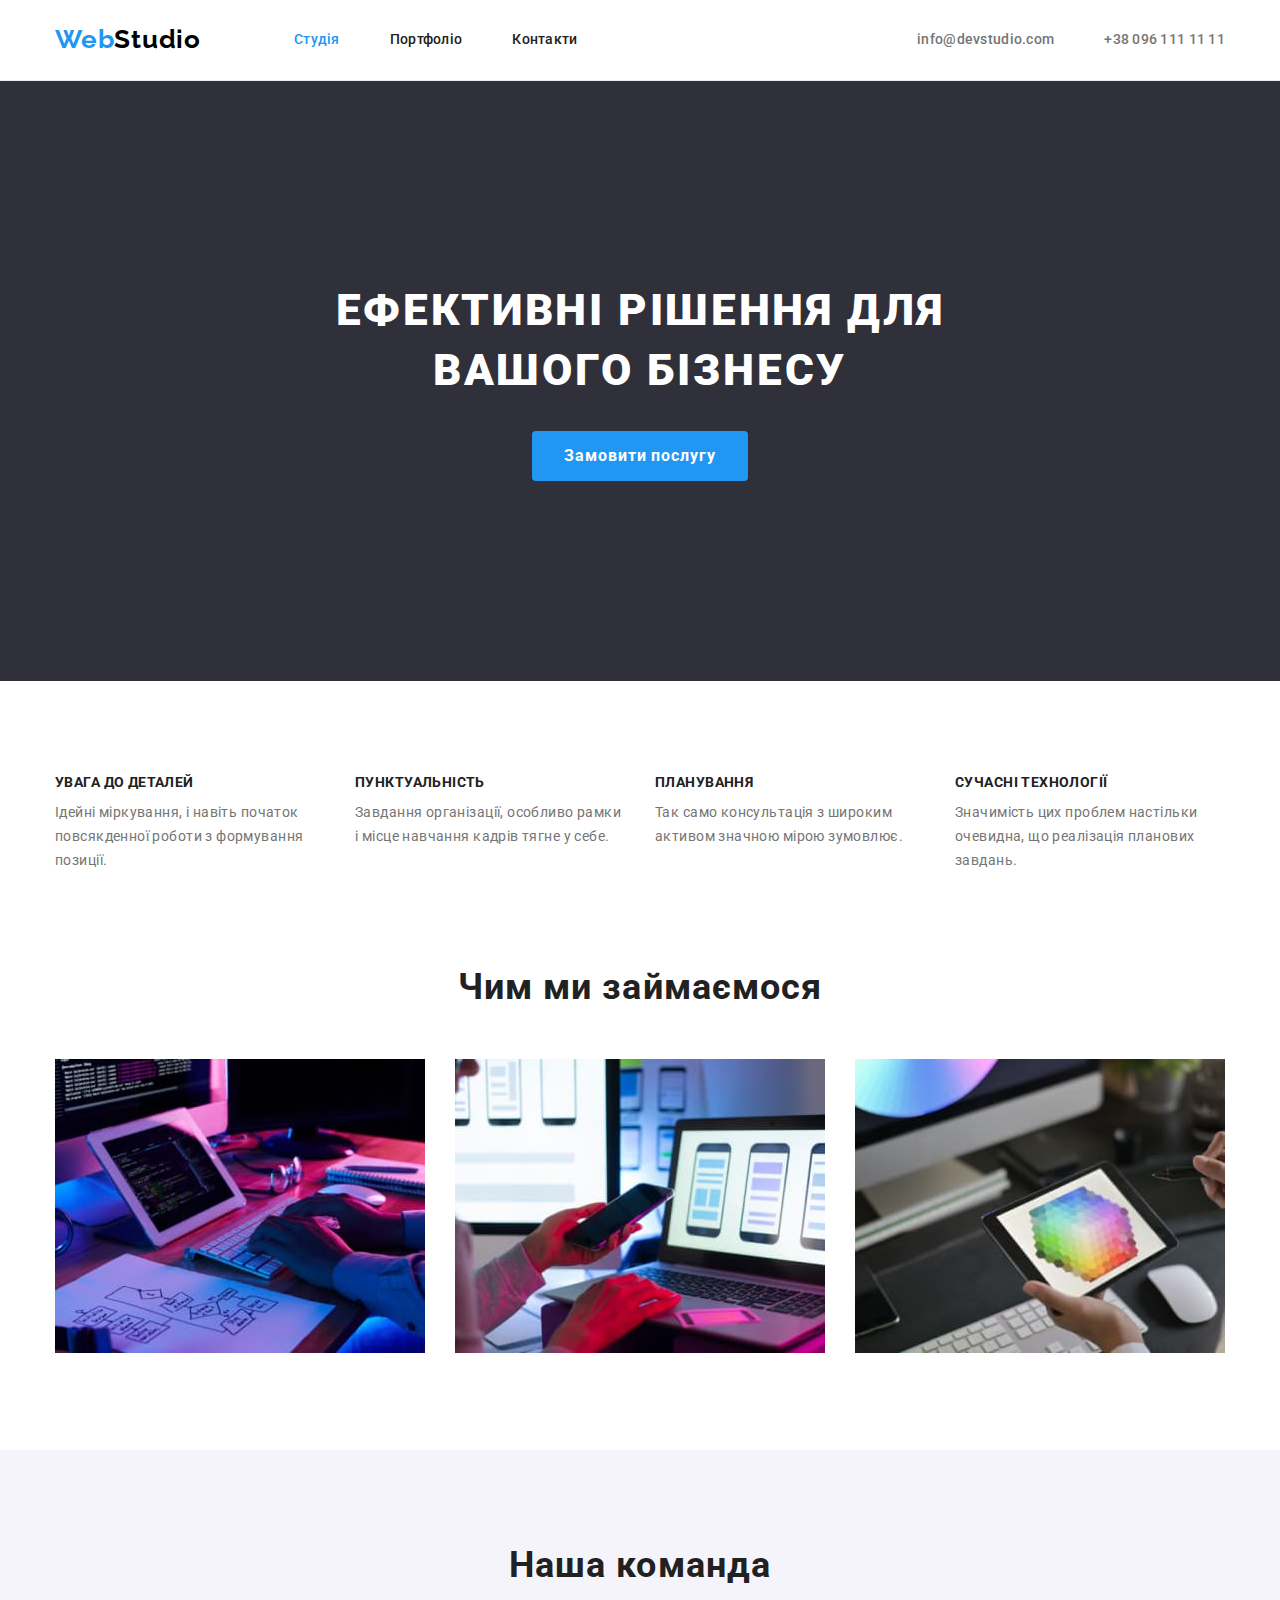
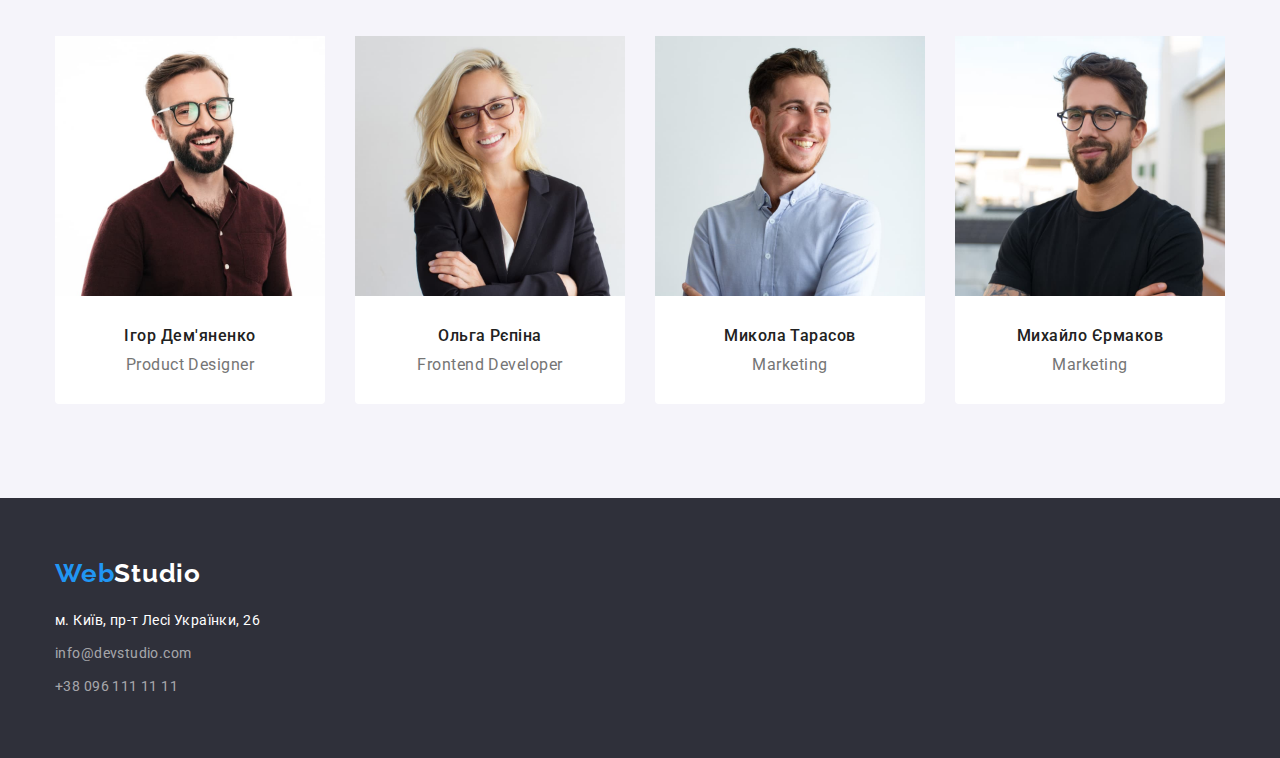
<file: index.html>
<!DOCTYPE html>
<html lang="uk">
<head>
    <meta charset="UTF-8">
    <meta http-equiv="X-UA-Compatible" content="IE=edge">
    <meta name="viewport" content="width=device-width, initial-scale=1.0">
    <link rel="preconnect" href="https://fonts.googleapis.com">
    <link rel="preconnect" href="https://fonts.gstatic.com" crossorigin>
    <link href="https://fonts.googleapis.com/css2?family=Raleway:wght@700&family=Roboto:wght@400;500;700;900&display=swap" rel="stylesheet">
    <link rel="stylesheet" href="https://cdnjs.cloudflare.com/ajax/libs/modern-normalize/1.1.0/modern-normalize.min.css" integrity="sha512-wpPYUAdjBVSE4KJnH1VR1HeZfpl1ub8YT/NKx4PuQ5NmX2tKuGu6U/JRp5y+Y8XG2tV+wKQpNHVUX03MfMFn9Q==" crossorigin="anonymous" referrerpolicy="no-referrer">
    <link rel="stylesheet" href="./css/styles.css">
    <title>WebStudio</title>
</head>
<body>
    <!--Шапка сайта-->
    <header class="header">
        <div class="container">
            <div class="header-container">
                <nav class="header-nav">
                    <a lang="en" href="/" class="logo">Web<span class="logo-header">Studio</span></a>
                    <ul class="site-nav list">
                        <li class="item"><a href="./index.html" class="link current">Студія</a></li>
                        <li class="item"><a href="./portfolio.html" class="link">Портфоліо</a></li>
                        <li class="item"><a href="#" class="link">Контакти</a></li>
                     </ul>
                </nav>
                <ul class="contacts list">
                    <li><a href="mailto:info@devstudio.com" class="link">info@devstudio.com</a></li>
                    <li><a href="tel:+380961111111" class="link">+38 096 111 11 11</a></li>
                </ul>
            </div>
        </div>
    </header>
    <main>
        <!--Слоган-->
        <section class="slogan">
            <h1 class="slogan-title">Ефективні рішення для вашого бізнесу</h1>
            <button type="button" class="btn-order">Замовити послугу</button>
        </section>
        
        <!--Переваги-->
        <section class="section advantages">
            <div class="container">
                <h2 class="section-title visually-hidden">Наші переваги</h2>
                <ul class="advantage-list list">
                    <li class="item">
                        <h3 class="title">Увага до деталей</h3>
                        <p class="text">Ідейні міркування, і навіть початок повсякденної роботи з формування позиції.</p>
                    </li>
                    <li class="item">
                        <h3 class="title">Пунктуальність</h3>
                        <p class="text">Завдання організації, особливо рамки і місце навчання кадрів тягне у себе.</p>
                    </li>
                    <li class="item">
                        <h3 class="title">Планування</h3>
                        <p class="text">Так само консультація з широким активом значною мірою зумовлює.</p>
                    </li>
                    <li class="item">
                        <h3 class="title">Сучасні технології</h3>
                        <p class="text">Значимість цих проблем настільки очевидна, що реалізація планових завдань.</p>             
                    </li>
                </ul>
            </div>
        </section>

        <!--Чим ми займаємося-->
        <section class="section work">
            <div class="container">
                <h2 class="section-title">Чим ми займаємося</h2>
                <ul class="work-list list">
                <li><img width="370" src="./images/printing-code-on-tablet-using-keyboard.jpg" alt="Розробник друкує код згідно з блок-схемою."></li>
                <li><img width="370" src="./images/selection-layout-on-laptop-screen.jpg" alt="Дівчина на ноутбуці підбирає дизайн відображення контенту на смартфоні."></li>
                <li><img width="370" src="./images/hexagonal-palette-ontablet-screen.jpg" alt="Дизайнер підбирає кольорову гамму на планшеті."></li>
                </ul>
            </div>
        </section>

        <!--Наша команда-->
        <section class="section team">
            <div class="container">
                <h2 class="section-title">Наша команда</h2>
                <ul class="team-list list">
                    <li class="item">
                        <img class="img" width="270" src="./images/ihor-demianenko.jpg" alt="Дизайнер проекту.">
                        <div class="card">
                            <h3 class="title">Ігор Дем'яненко</h3>
                            <p class="text" lang="en">Product Designer</p>
                        </div>
                     </li>
                    <li class="item">
                        <img class="img" width="270" src="./images/olha-riepina.jpg" alt="Фронтенд розробник.">
                        <div class="card">
                            <h3 class="title">Ольга Рєпіна</h3>
                            <p class="text" lang="en">Frontend Developer</p>
                        </div>        
                    </li>
                    <li class="item">
                        <img class="img" width="270" src="./images/mykola-tarasov.jpg" alt="Маркетолог.">
                        <div class="card">
                            <h3 class="title">Микола Тарасов</h3>
                            <p class="text" lang="en">Marketing</p>
                        </div>
                    </li>
                    <li class="item">
                        <img class="img" width="270" src="./images/mykhailo-yermakov.jpg" alt="Маркетолог.">
                        <div class="card">
                            <h3 class="title">Михайло Єрмаков</h3>
                            <p class="text" lang="en">Marketing</p>
                        </div>
                    </li>
                </ul>
            </div>
        </section>      
    </main>
    <!--Підвал сайту-->
    <footer class="footer">
        <div class="container">
            <a lang="en" href="/" class="logo">Web<span class="logo-footer">Studio</span></a>
            <address class="address">
            <ul class="list">
                <li><a href="https://goo.gl/maps/CPtrU1FHBa2aNyZL9" target="_blank" rel="noopener noreferrer nofollow" class="location link">м. Київ, пр-т Лесі Українки, 26</a></li>
                <li><a href="mailto:info@devstudio.com" class="mail link">info@devstudio.com</a></li>
                <li><a href="tel:+380961111111" class="tel link">+38 096 111 11 11</a></li>
            </ul>
            </address>
        </div>
    </footer>
</body>
</html>
</file>
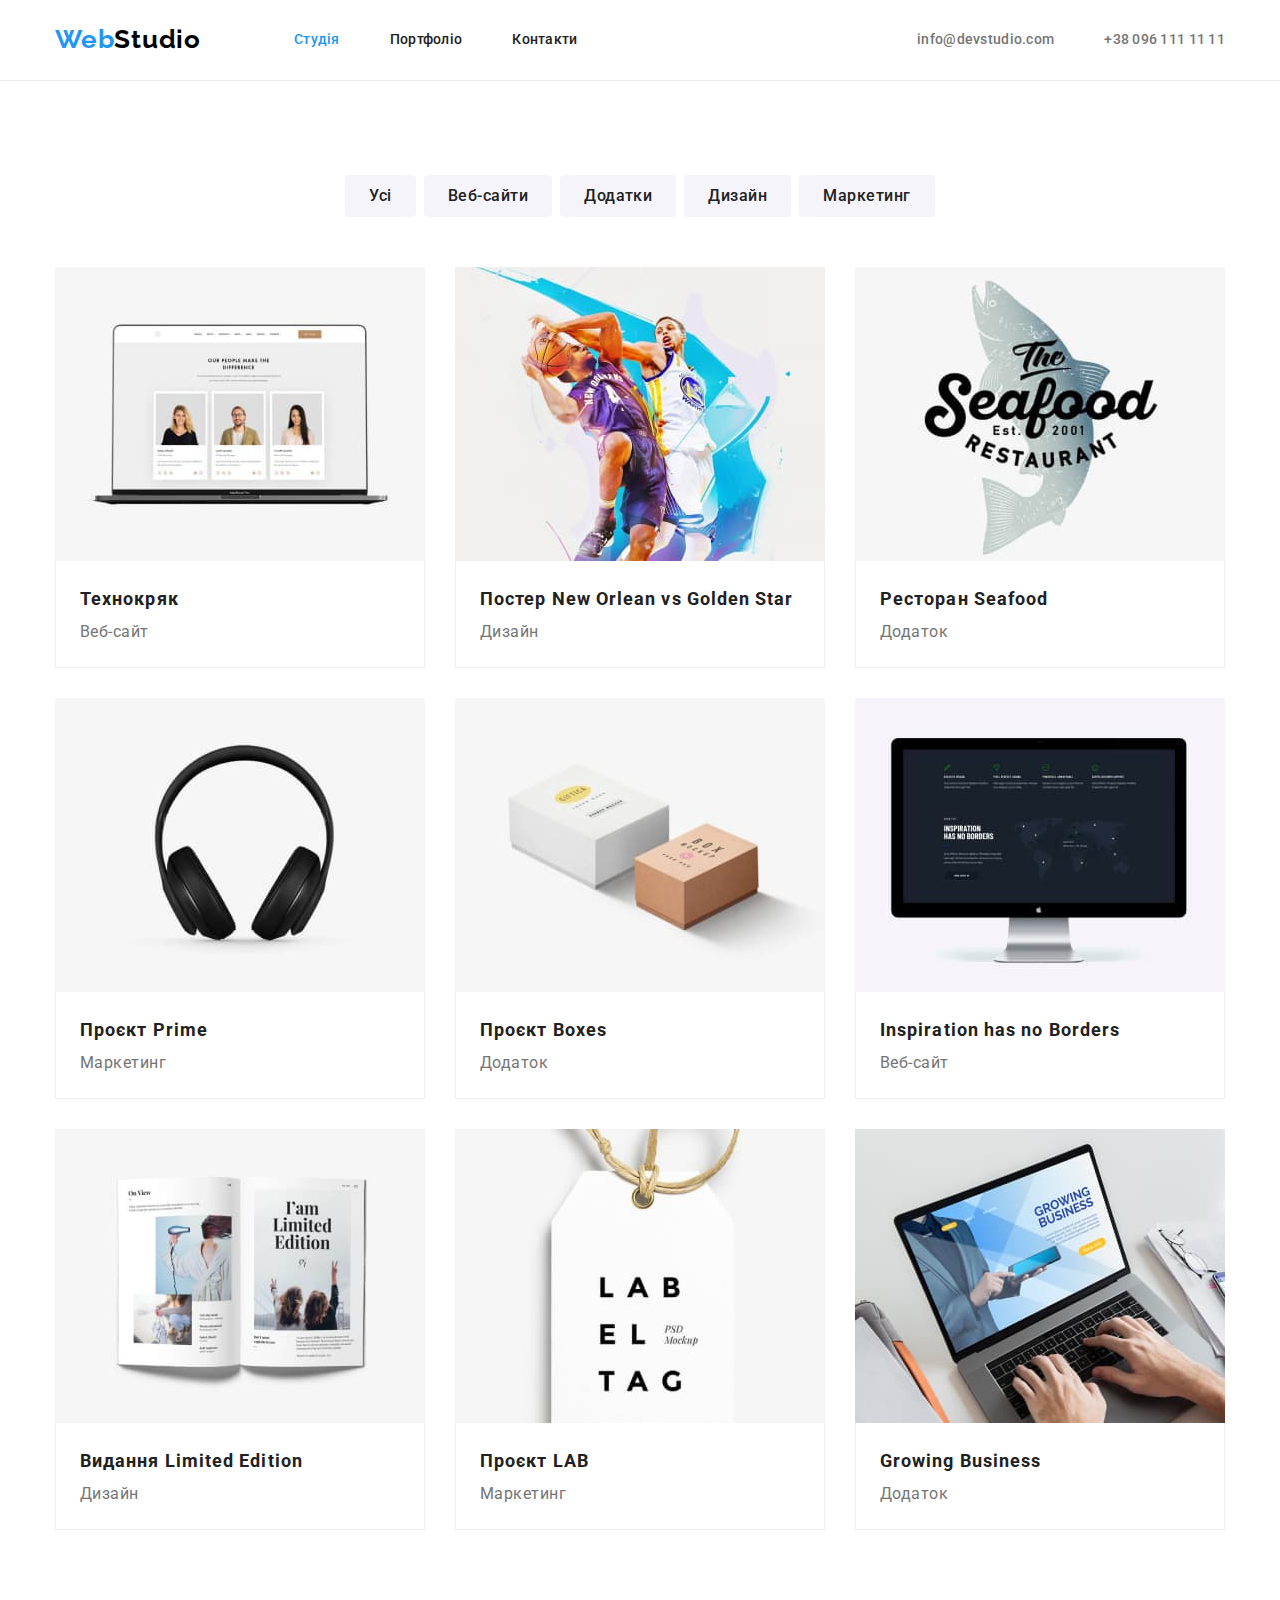
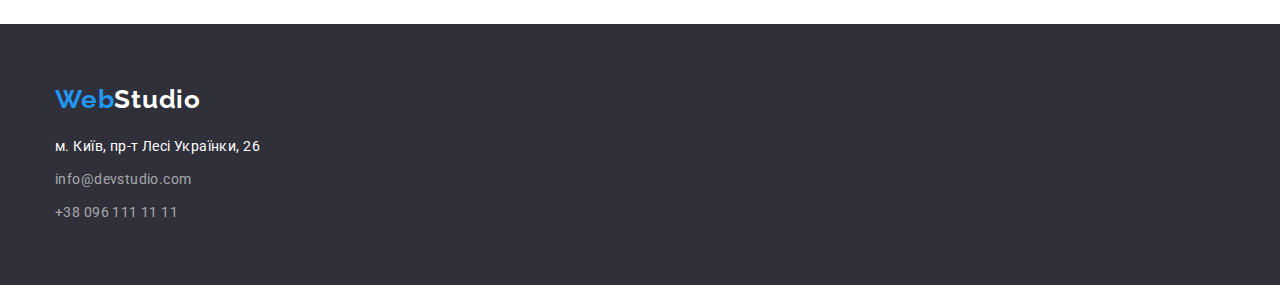
<file: portfolio.html>
<!DOCTYPE html>
<html lang="uk">
<head>
    <meta charset="UTF-8">
    <meta http-equiv="X-UA-Compatible" content="IE=edge">
    <meta name="viewport" content="width=device-width, initial-scale=1.0">
    <link rel="preconnect" href="https://fonts.googleapis.com">
    <link rel="preconnect" href="https://fonts.gstatic.com" crossorigin>
    <link href="https://fonts.googleapis.com/css2?family=Raleway:wght@700&family=Roboto:wght@400;500;700;900&display=swap" rel="stylesheet">
    <link rel="stylesheet" href="https://cdnjs.cloudflare.com/ajax/libs/modern-normalize/1.1.0/modern-normalize.min.css" integrity="sha512-wpPYUAdjBVSE4KJnH1VR1HeZfpl1ub8YT/NKx4PuQ5NmX2tKuGu6U/JRp5y+Y8XG2tV+wKQpNHVUX03MfMFn9Q==" crossorigin="anonymous" referrerpolicy="no-referrer">
    <link rel="stylesheet" href="./css/styles.css">
    <title>Portfolio</title>
</head>
<body>
     <!--Шапка сайта-->
   <header class="header">
        <div class="container">
            <div class="header-container">
                <nav class="header-nav">
                    <a lang="en" href="/" class="logo">Web<span class="logo-header">Studio</span></a>
                    <ul class="site-nav list">
                        <li class="item"><a href="./index.html" class="link current">Студія</a></li>
                        <li class="item"><a href="./portfolio.html" class="link">Портфоліо</a></li>
                        <li class="item"><a href="#" class="link">Контакти</a></li>
                     </ul>
                </nav>
                <ul class="contacts list">
                    <li><a href="mailto:info@devstudio.com" class="link">info@devstudio.com</a></li>
                    <li><a href="tel:+380961111111" class="link">+38 096 111 11 11</a></li>
                </ul>
            </div>
        </div>
    </header>
    <main>
        <section class="projects section">
            <div class="container">
                <h1 class="visually-hidden">Проєкти</h1>
            <!--Фільтри до проєктів-->
                <ul class="filter-list list">
                    <li><button type="button" class="btn-filter">Усі</button></li>
                    <li><button type="button" class="btn-filter">Веб-сайти</button></li>
                    <li><button type="button" class="btn-filter">Додатки</button></li>
                    <li><button type="button" class="btn-filter">Дизайн</button></li>
                <li><button type="button" class="btn-filter">Маркетинг</button></li>
                </ul>

            <!--Проєкти-->
                <ul class="projects-list list">
                    <li class="card">
                        <a href="#" class="link">
                            <img class="img" width="370" src="./images/tekhnokriak.jpg" alt="Ноутбук з веб-сторінкою сайту на екрані.">
                            <div class="caption">
                                <h2 class="title">Технокряк</h2>
                                <p class="type">Веб-сайт</p>
                            </div>
                        </a>  
                    </li>
                    <li class="card">
                        <a href="#" class="link">
                            <img class="img" width="370" src="./images/poster-new-orlean-vs-golden-star.jpg" alt="Два баскетболіста борються за м'яч.">
                        <div class="caption">
                            <h2 class="title">Постер <span lang="en">New Orlean vs Golden Star</span></h2>
                            <p class="type">Дизайн</p>
                        </div>
                        </a>
                    </li>
                    <li class="card">
                        <a href="#" class="link">                        
                            <img class="img" width="370" src="./images/restoran-seafood.jpg" alt="На фоні риби напис The Seafood est.2001 restaurant.">
                            <div class="caption">
                                <h2 class="title">Ресторан <span lang="en">Seafood</span></h2>  
                                <p class="type">Додаток</p>
                            </div>            
                        </a>
                    </li>
                    <li class="card">
                        <a href="#" class="link">
                            <img class="img" width="370" src="./images/proekt-prime.jpg" alt="Великі накладні чорні навушники на білому фоні.">
                            <div class="caption">
                                <h2 class="title">Проєкт <span lang="en">Prime</span></h2>
                                <p class="type">Маркетинг</p>
                            </div>
                        </a>
                    </li>
                    <li class="card">
                        <a href="#" class="link">
                            <img class="img" width="370" src="./images/proekt-boxes.jpg" alt="Дві коробочки білого та світло-коричньового кольорівю.">
                            <div class="caption">
                                <h2 class="title">Проєкт <span lang="en">Boxes</span></h2>
                                <p class="type">Додаток</p>
                            </div>   
                        </a>
                    </li>
                    <li class="card">
                        <a href="#" class="link">
                            <img class="img" width="370" src="./images/inspiration-has-no-borders.jpg" alt="Моноблок Apple iMac, на екрані якого сайт з великим написом Inspiration has no Borders">
                            <div class="caption">
                                 <h2 class="title"><span lang="en">Inspiration has no Borders</span></h2>
                                <p class="type">Веб-сайт</p>
                            </div>
                        </a>
                    </li>
                    <li class="card">
                        <a href="#" class="link">
                            <img class="img" width="370" src="./images/vydannia-limited-edition.jpg" alt="Журнал, розкритий на сторінці зі слоганом I'm Limited Edition ">
                            <div class="caption">
                                <h2 class="title">Видання <span lang="en">Limited Edition</span></h2>
                                <p class="type">Дизайн</p>
                            </div>
                        </a>
                    </li>
                    <li class="card">
                        <a href="#" class="link">
                            <img class="img" width="370" src="./images/proekt-lab.jpg" alt="Біла бирка на мотузці з написом LABEL TAG PSD Mockup">
                            <div class="caption">
                                <h2 class="title">Проєкт <span lang="en">LAB</span></h2>
                                <p class="type">Маркетинг</p>
                            </div>
                        </a>
                    </li>
                    <li class="card">
                        <a href="#" class="link">
                            <img class="img" width="370" src="./images/growing-business.jpg" alt="Ноутбук з відкритою веб-сторінкою з написом GROWING BUSINESS">
                            <div class="caption">
                                <h2 class="title"><span lang="en">Growing Business</span></h2>
                                <p class="type">Додаток</p>
                            </div>
                        </a>
                    </li>
                </ul>
            </div>
        </section>
    </main>
     <!--Підвал сайту-->
    <footer class="footer">
        <div class="container">
            <a lang="en" href="/" class="logo">Web<span class="logo-footer">Studio</span></a>
            <address class="address">
            <ul class="list">
                <li><a href="https://goo.gl/maps/CPtrU1FHBa2aNyZL9" target="_blank" rel="noopener noreferrer nofollow" class="location link">м. Київ, пр-т Лесі Українки, 26</a></li>
                <li><a href="mailto:info@devstudio.com" class="mail link">info@devstudio.com</a></li>
                <li><a href="tel:+380961111111" class="tel link">+38 096 111 11 11</a></li>
            </ul>
            </address>
        </div>
    </footer>
</body>
</html>
</file>
<file: css/styles.css>
:root {
    --primary-text-color: #757575;
    --secondary-text-color: #212121;
    --slogan-text-color: #FFFFFF;
    --location-text-color: #FFFFFF;
    --accent-color: #2196F3;
    --logo-header: #000000;
    --logo-footer: #FFFFFF;
    --main-background-color: #FFFFFF;
    --secondary-background-color: #2F303A;
    --team-backgrond-color: #F5F4FA;
    --footer-text-color: #FFFFFF96;
    --btn-accent-text-color: #FFFFFF;
    --btn-filter-bcg-color: #F5F4FA;
    --btn-filter-border-color: transparent;
    --header-line-border-color: #ECECEC;
}

html {
    box-sizing: border-box;
}

*,
*::before,
*::after {
    box-sizing: inherit;
}

body {
    margin: 0;

    background-color: var(--main-background-color);
    color: var(--primary-text-color);

    font-family: 'Roboto', sans-serif;
    
    font-size: 14px;    
}

/* Styles reset*/

h1,
h2,
h3,
h4,
h5,
h6,
p {
    margin: 0;
}

.list {
    margin-top: 0;
    margin-bottom: 0;
    padding-left: 0;

    list-style: none;
}

.link {
    text-decoration: none;
    font-style: none;
}

.visually-hidden {
    position: absolute;
    white-space: nowrap;
    width: 1px;
    height: 1px;
    overflow: hidden;
    border: 0;
    padding: 0;
    clip: rect(0, 0, 0, 0);
    clip-path: inset(50%);
    margin: -1px;
}

/* Container*/

.container {
    margin-left: auto;
    margin-right: auto;
    padding-left: 15px;
    padding-right: 15px;

    width: 1200px;
}

/*Header*/

.header {
    border-bottom: 1px solid var(--header-line-border-color);
}

.header-container {
    display: flex;
    justify-content: space-between;
    align-items: center;
}

.header-nav {
    display: flex;    
    align-items: center;
    gap: 93px;
}

/* Logo */

.header .logo {
        display: inline-block;
        padding-top: 24px;
        padding-bottom: 25px;
}

.logo {
    color: var(--accent-color);

    font-family: 'Raleway', sans-serif;
    text-decoration: none;
    font-weight: 700;
    font-size: 26px;
    line-height: 1.19;
    letter-spacing: 0.03em;
}

.logo-header {   
    color: var(--logo-header);
}

/* Site nav */

.site-nav {
    display: flex;
    align-items: center;
    gap: 50px;

    font-weight: 500;
    line-height: 1.14;
    letter-spacing: 0.02em;
}

.site-nav .link {
        display: inline-block;
        padding-top: 32px;
        padding-bottom: 32px;
    
    color: var(--secondary-text-color);
}

.site-nav .link:hover,
.site-nav .link:focus {
    color: var(--accent-color);
}

.site-nav .current {
    color: var(--accent-color);
}

/* Contacts */

.contacts {
    display: flex;
    gap: 50px;
    
    font-weight: 500;
    line-height: 1.14;
    letter-spacing: 0.02em;
}

.contacts .link {
    display: inline-block;
    padding-top: 32px;
    padding-bottom: 32px;

    color: var(--primary-text-color);
}

.contacts .link:hover,
.contacts .link:focus {
    color: var(--accent-color);
}

/* Main */

.slogan {
    padding-top: 200px;
    padding-bottom: 200px;

    background-color: var(--secondary-background-color);

    text-align: center;
}

.slogan-title {     
    margin-bottom: 30px;
    margin-left: auto;
    margin-right: auto;      

    color: var(--slogan-text-color);

    max-width: 696px;
    font-weight: 900;
    font-size: 44px;
    line-height: 1.36;
    letter-spacing: 0.06em;
    text-transform: uppercase;
}

.btn-order {
    display: inline-block;
    margin-left: auto;
    margin-right: auto;    
    padding: 10px 32px;
    border-radius: 4px;

    background-color: var(--accent-color);
    color: var(--btn-accent-text-color);

    border-width: 0px;
    font-family: inherit;
    font-weight: 700;
    font-size: 16px;
    line-height: 1.88;
    letter-spacing: 0.06em;

    cursor: pointer;
}

    /* Section */

.section {
    padding-top: 94px;
    padding-bottom: 94px;
}

.section-title {
    color: var(--secondary-text-color);

    font-size: 36px;
    line-height: 1.17;
    text-align: center;
    letter-spacing: 0.03em;
}

        /*Work*/

.section.work {
    padding-top: 0;
}

.work-list {
    display: flex;
    justify-content: space-between;
}

        /* Advantages */

.advantage-list {
    display: flex;
    justify-content: space-between;
}

.advantages .item {
    max-width: 270px;
}

.advantages .title {
    margin-bottom: 10px;

    color: var(--secondary-text-color);

    font-size: 14px;
    line-height: 1.14;
    text-transform: uppercase;
    letter-spacing: 0.03em;
}

.advantages .text {   
    font-weight: 400;
    line-height: 1.71;
    letter-spacing: 0.03em;
}

        /*Our Work*/

.work {
    margin-top: 0px;
}

.work .section-title {
    margin-bottom: 50px;
}
        /* Team */

.team {
    padding-top: 94px;
    padding-bottom: 94px;

    background-color: var(--team-backgrond-color);
}

.team .section-title {
    margin-bottom: 50px;
}

.team-list {
    display: flex;
    justify-content: space-between;


    text-align: center;
}


.team .card {
    padding-top: 30px;
    padding-bottom: 30px;
    width: 270px;

    background-color: var(--main-background-color);

    border-radius: 0px 0px 4px 4px;
}

.team .title {
    margin-bottom: 10px;

    color: var(--secondary-text-color);

    font-weight: 500;
    font-size: 16px;
    line-height: 1.19; 
    text-align: center;
    letter-spacing: 0.03em;
}

.team .text { 
    font-weight: 400;
    font-size: 16px;
    line-height: 1.19;
    text-align: center;
    letter-spacing: 0.03em;   
}

.team .img {
    display: block;

    max-width: 100%;
    height: auto;
}

        /* Portfolio - Filter */

.btn-filter {
    padding: 6px 22px;
    border-radius: 4px;

    background-color: var(--btn-filter-bcg-color);
    color: var(--secondary-text-color);
    border-color: var(--btn-filter-border-color);

    font-family: inherit;    
    font-weight: 500;
    font-size: 16px;
    line-height: 1.62;    
    letter-spacing: inherit;
    letter-spacing: 0.03em;

    cursor: pointer;
}

.btn-filter:hover,
.btn-filter:focus {
    background-color: var(--accent-color);
    color: var(--btn-accent-text-color);
    border-color: var(--btn-filter-border-color);
}


        /*Filter Portfolio*/

.filter-list {
    display: flex;
    justify-content: center;
    gap:  8px;

    margin-bottom: 50px;
}

         /*Projects Portfolio*/

.projects-list {
    display: flex;
    flex-wrap: wrap;
    gap: 30px;
}

.projects-list .card {
    flex-basis: calc((100% - 2*30px) / 3);
}

.projects .title {
    color: var(--secondary-text-color);

    font-size: 18px;
    line-height: 2;    
    letter-spacing: 0.06em;
}

.projects .type {
    color: var(--primary-text-color);

    font-weight: 400;
    font-size: 16px;
    line-height: 1.88;
    letter-spacing: 0.03em;
}

.caption {
    padding: 20px 24px;

    width: 370px;
    border-left: 1px solid #EEEEEE;
    border-right: 1px solid #EEEEEE;
    border-bottom: 1px solid #EEEEEE;
}

.card .img {
    display: block;
    
    max-width: 100%;
    height: auto;
}

/* Footer */

.footer {
    padding-top: 60px;
    padding-bottom: 60px;

    background-color: var(--secondary-background-color);
}

.footer .logo {
    display: inline-block;
    margin-bottom: 20px;
}

.logo-footer {
    color: var(--logo-footer);
}

    /* Address */


.address .link {
    display: inline-block;
    margin-bottom: 9px;

    color: var(--footer-text-color);

    font-weight: 400;
    font-style: normal;
    line-height: 1.71;
    letter-spacing: 0.03em;
}

.address .link:hover,
.address .link:focus {
    color: var(--accent-color);    
}

.address .location {
    color: var(--location-text-color);
}

.address .tel {
    display: inlinea-block;
    margin-bottom: 0px;
}
</file>
